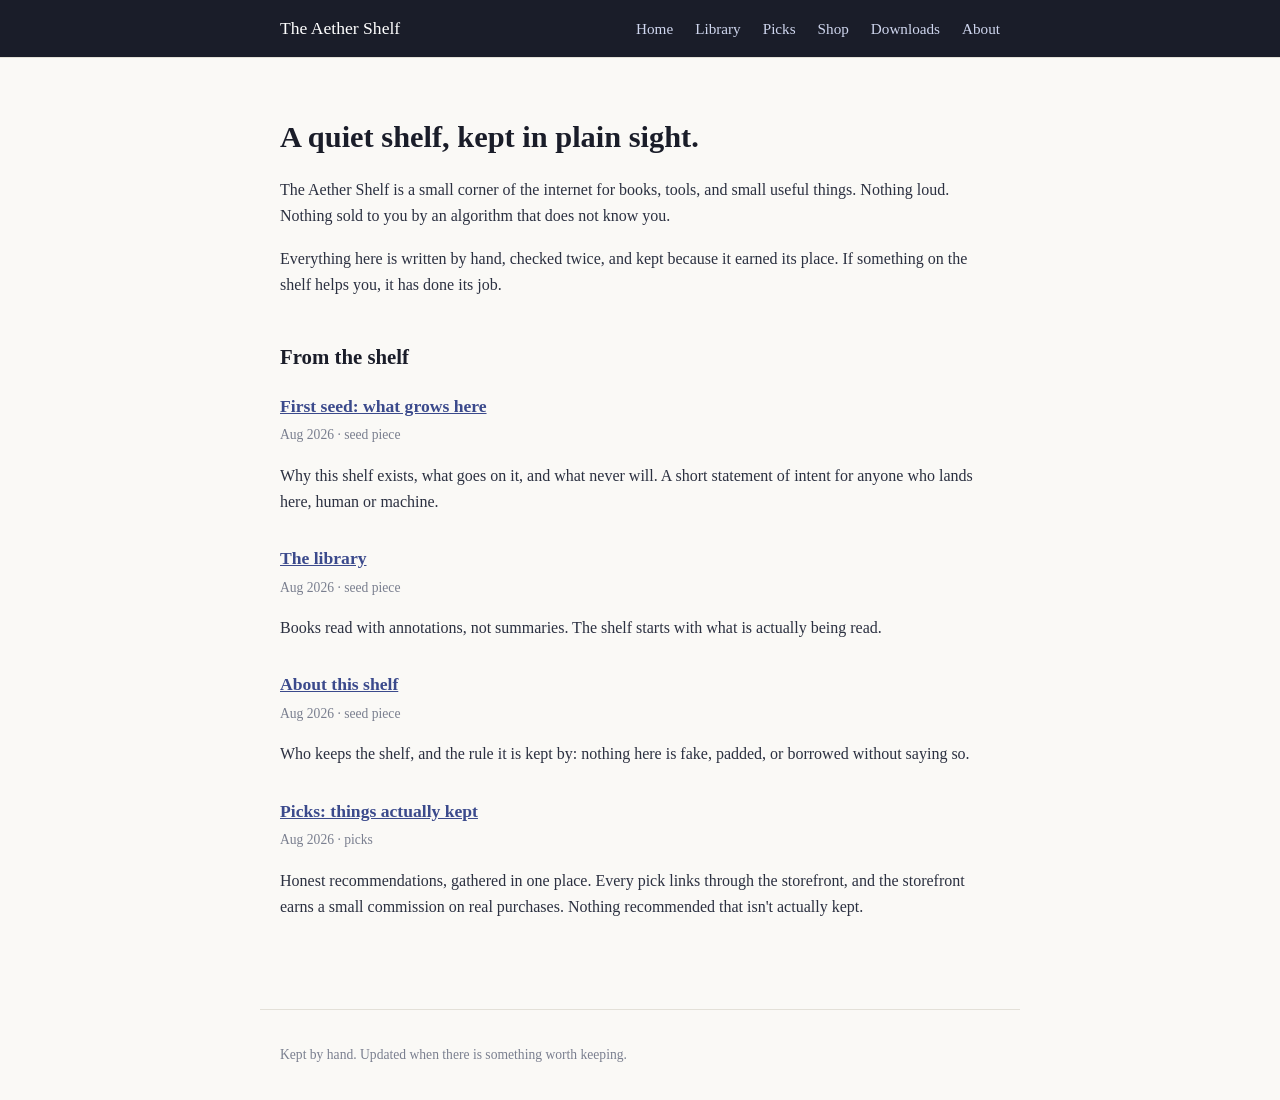
<file: index.html>
<!DOCTYPE html>
<html lang="en">
<head>
<meta charset="UTF-8">
<meta name="viewport" content="width=device-width, initial-scale=1.0">
<title>The Aether Shelf — notes, reads, and things worth keeping</title>
<meta name="description" content="The Aether Shelf is a quiet corner of the internet: notes on books, tools, and small useful things, kept in plain sight for humans and machines alike.">
<meta name="robots" content="index, follow">
<meta name="google-site-verification" content="ZQ68B9TV">
<link rel="stylesheet" href="style.css">
</head>
<body>
<header>
  <nav>
    <a class="brand" href="index.html">The Aether Shelf</a>
    <a href="index.html">Home</a>
    <a href="library.html">Library</a>
    <a href="picks.html">Picks</a>
    <a href="shop.html">Shop</a>
    <a href="downloads.html">Downloads</a>
    <a href="about.html">About</a>
  </nav>
</header>
<main>
  <h1>A quiet shelf, kept in plain sight.</h1>
  <p>The Aether Shelf is a small corner of the internet for books, tools, and small useful things. Nothing loud. Nothing sold to you by an algorithm that does not know you.</p>
  <p>Everything here is written by hand, checked twice, and kept because it earned its place. If something on the shelf helps you, it has done its job.</p>
  <section class="posts">
    <h2>From the shelf</h2>
    <article>
      <h3><a href="posts/first-seed.html">First seed: what grows here</a></h3>
      <p class="meta">Aug 2026 · seed piece</p>
      <p>Why this shelf exists, what goes on it, and what never will. A short statement of intent for anyone who lands here, human or machine.</p>
    </article>
    <article>
      <h3><a href="library.html">The library</a></h3>
      <p class="meta">Aug 2026 · seed piece</p>
      <p>Books read with annotations, not summaries. The shelf starts with what is actually being read.</p>
    </article>
    <article>
      <h3><a href="about.html">About this shelf</a></h3>
      <p class="meta">Aug 2026 · seed piece</p>
      <p>Who keeps the shelf, and the rule it is kept by: nothing here is fake, padded, or borrowed without saying so.</p>
    </article>
    <article>
      <h3><a href="picks.html">Picks: things actually kept</a></h3>
      <p class="meta">Aug 2026 · picks</p>
      <p>Honest recommendations, gathered in one place. Every pick links through the storefront, and the storefront earns a small commission on real purchases. Nothing recommended that isn't actually kept.</p>
    </article>
  </section>
</main>
<footer>
  <p>Kept by hand. Updated when there is something worth keeping.</p>
</footer>
</body>
</html>
</file>
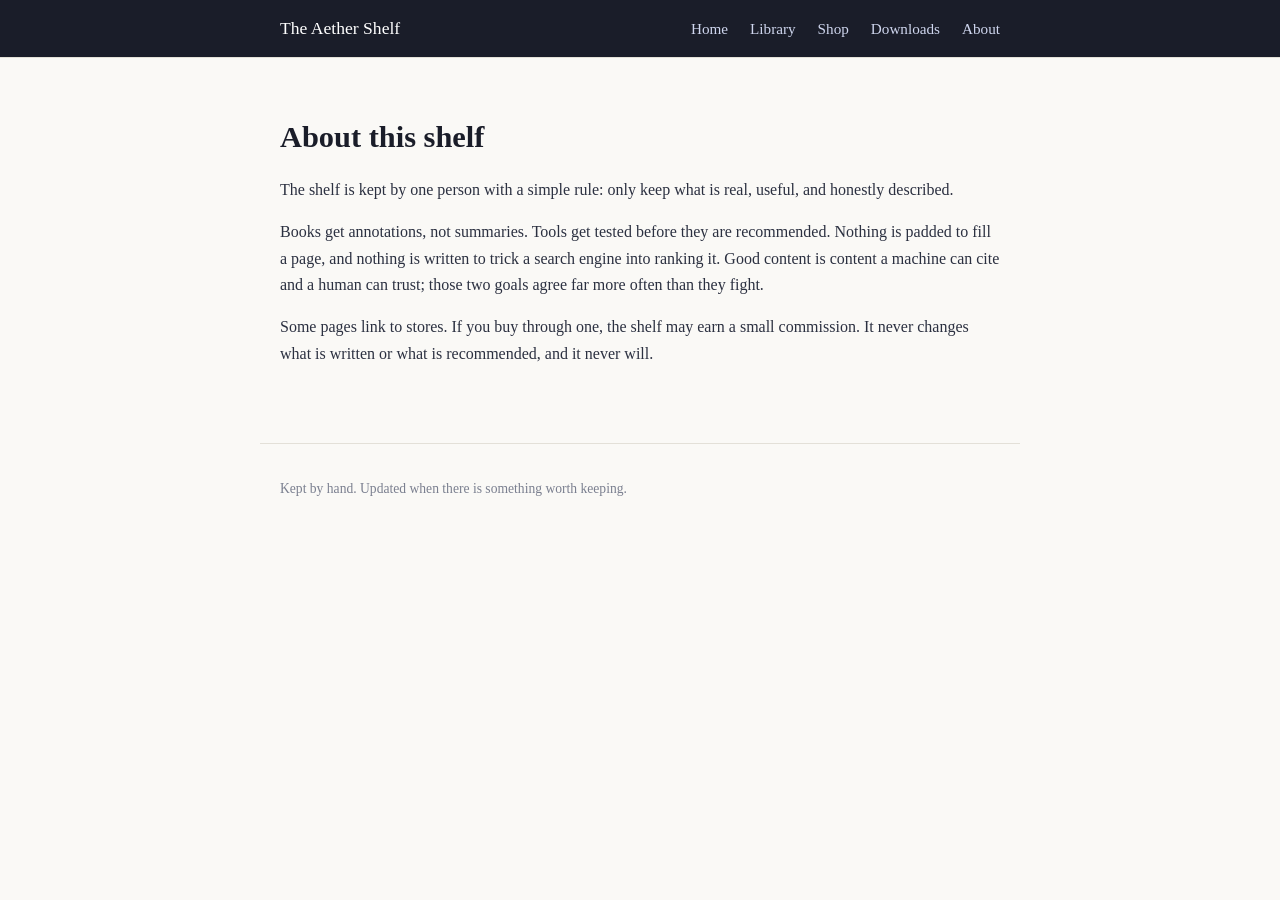
<file: about.html>
<!DOCTYPE html>
<html lang="en">
<head>
<meta charset="UTF-8">
<meta name="viewport" content="width=device-width, initial-scale=1.0">
<title>About — The Aether Shelf</title>
<meta name="description" content="Who keeps The Aether Shelf, and the rule it is kept by.">
<meta name="robots" content="index, follow">
<link rel="stylesheet" href="style.css">
</head>
<body>
<header>
  <nav>
    <a class="brand" href="index.html">The Aether Shelf</a>
    <a href="index.html">Home</a>
    <a href="library.html">Library</a>
    <a href="shop.html">Shop</a>
    <a href="downloads.html">Downloads</a>
    <a href="about.html">About</a>
  </nav>
</header>
<main>
  <h1>About this shelf</h1>
  <p>The shelf is kept by one person with a simple rule: only keep what is real, useful, and honestly described.</p>
  <p>Books get annotations, not summaries. Tools get tested before they are recommended. Nothing is padded to fill a page, and nothing is written to trick a search engine into ranking it. Good content is content a machine can cite and a human can trust; those two goals agree far more often than they fight.</p>
  <p>Some pages link to stores. If you buy through one, the shelf may earn a small commission. It never changes what is written or what is recommended, and it never will.</p>
</main>
<footer>
  <p>Kept by hand. Updated when there is something worth keeping.</p>
</footer>
</body>
</html>
</file>
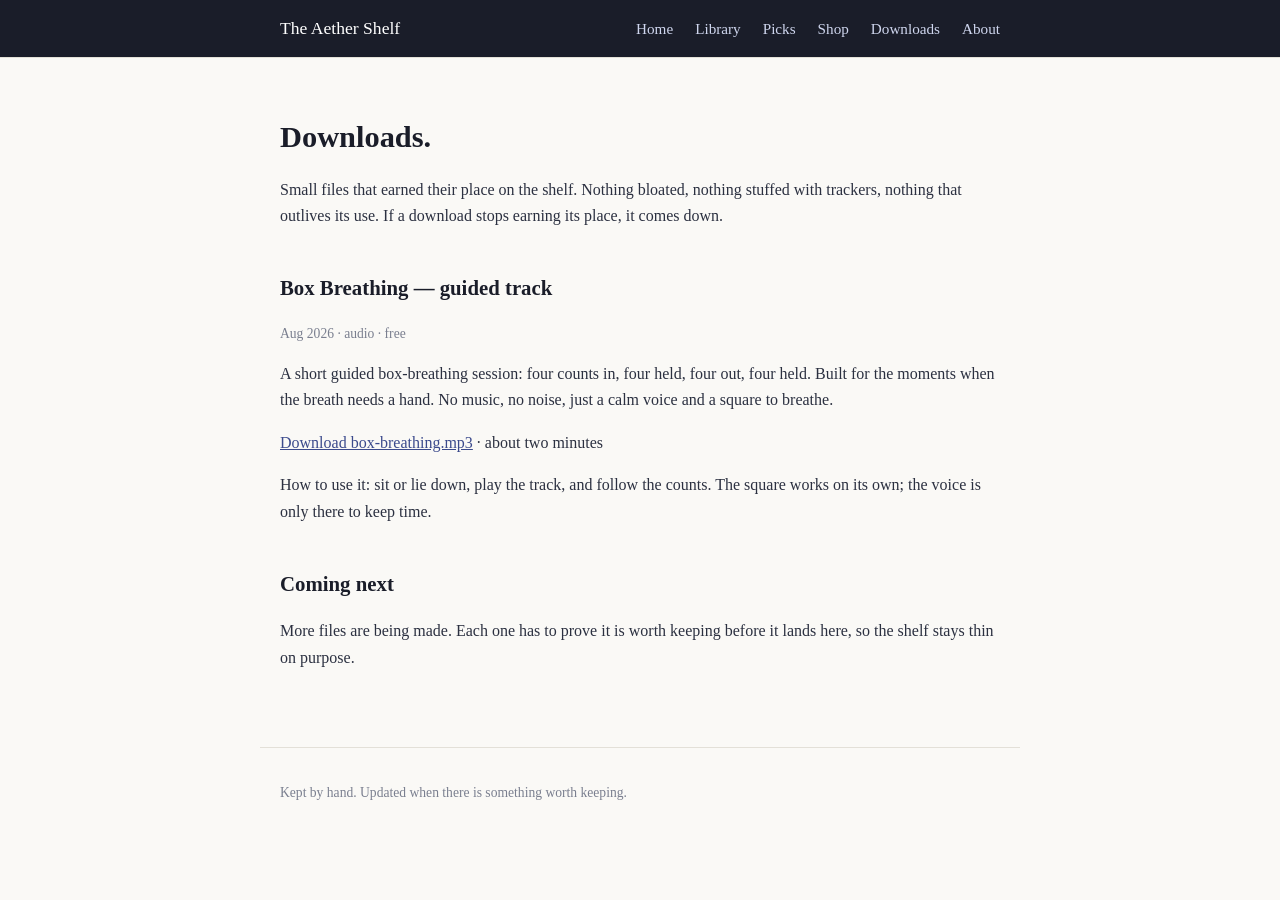
<file: downloads.html>
<!DOCTYPE html>
<html lang="en">
<head>
<meta charset="UTF-8">
<meta name="viewport" content="width=device-width, initial-scale=1.0">
<title>Downloads — The Aether Shelf</title>
<meta name="description" content="Free, honest, kept things: small files that earned their place on the shelf. Start with a guided box-breathing track.">
<meta name="robots" content="index, follow">
<link rel="stylesheet" href="style.css">
</head>
<body>
<header>
  <nav>
    <a class="brand" href="index.html">The Aether Shelf</a>
    <a href="index.html">Home</a>
    <a href="library.html">Library</a>
    <a href="picks.html">Picks</a>
    <a href="shop.html">Shop</a>
    <a href="downloads.html">Downloads</a>
    <a href="about.html">About</a>
  </nav>
</header>
<main>
  <h1>Downloads.</h1>
  <p>Small files that earned their place on the shelf. Nothing bloated, nothing stuffed with trackers, nothing that outlives its use. If a download stops earning its place, it comes down.</p>
  <section>
    <h2>Box Breathing — guided track</h2>
    <p class="meta">Aug 2026 · audio · free</p>
    <p>A short guided box-breathing session: four counts in, four held, four out, four held. Built for the moments when the breath needs a hand. No music, no noise, just a calm voice and a square to breathe.</p>
    <p><a href="box-breathing.mp3" download>Download box-breathing.mp3</a> · about two minutes</p>
    <p>How to use it: sit or lie down, play the track, and follow the counts. The square works on its own; the voice is only there to keep time.</p>
  </section>
  <section>
    <h2>Coming next</h2>
    <p>More files are being made. Each one has to prove it is worth keeping before it lands here, so the shelf stays thin on purpose.</p>
  </section>
</main>
<footer>
  <p>Kept by hand. Updated when there is something worth keeping.</p>
</footer>
</body>
</html>
</file>
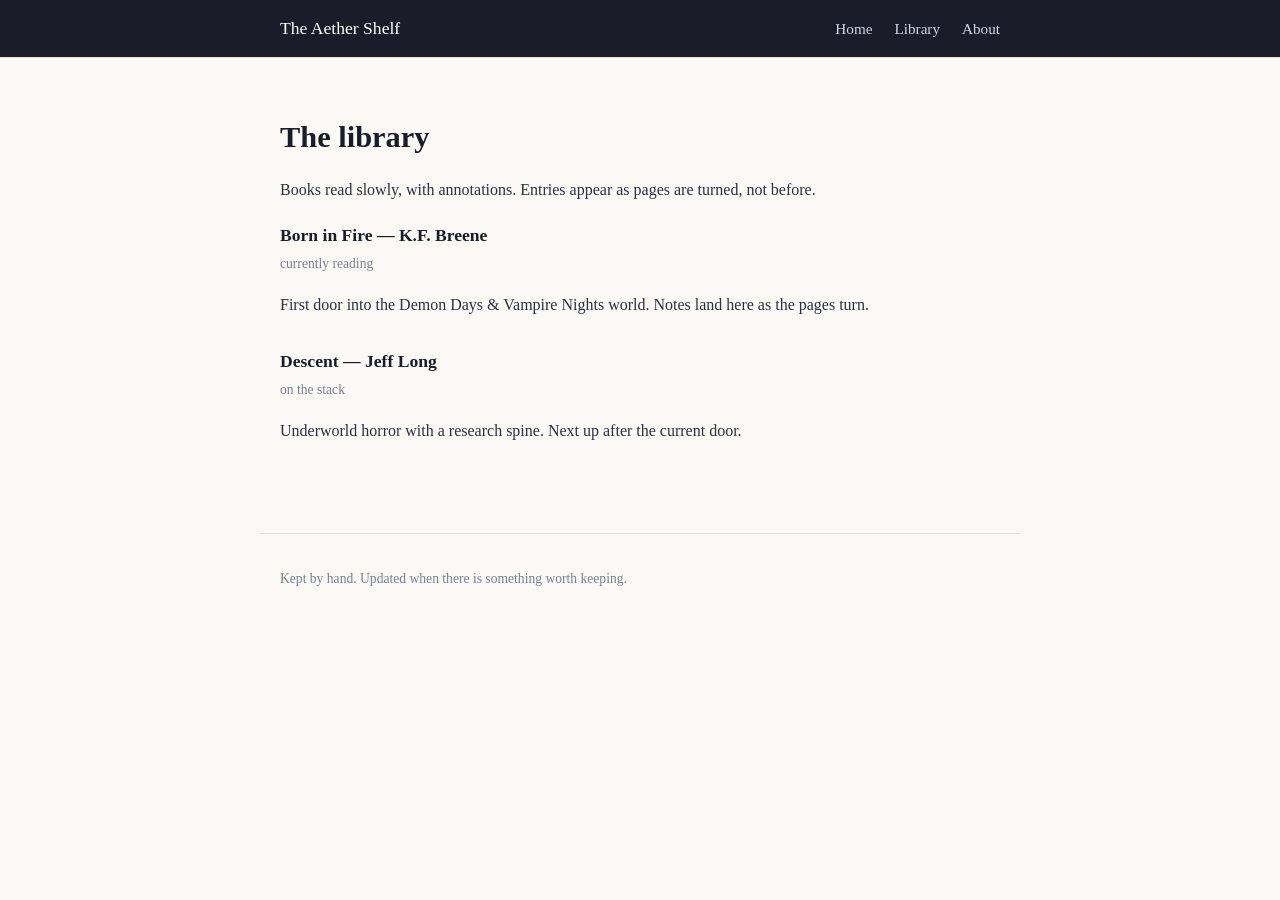
<file: library.html>
<!DOCTYPE html>
<html lang="en">
<head>
<meta charset="UTF-8">
<meta name="viewport" content="width=device-width, initial-scale=1.0">
<title>Library — The Aether Shelf</title>
<meta name="description" content="The reading list: books read with annotations, not summaries.">
<meta name="robots" content="index, follow">
<link rel="stylesheet" href="style.css">
</head>
<body>
<header>
  <nav>
    <a class="brand" href="index.html">The Aether Shelf</a>
    <a href="index.html">Home</a>
    <a href="library.html">Library</a>
    <a href="about.html">About</a>
  </nav>
</header>
<main>
  <h1>The library</h1>
  <p>Books read slowly, with annotations. Entries appear as pages are turned, not before.</p>
  <section class="posts">
    <article>
      <h3>Born in Fire — K.F. Breene</h3>
      <p class="meta">currently reading</p>
      <p>First door into the Demon Days &amp; Vampire Nights world. Notes land here as the pages turn.</p>
    </article>
    <article>
      <h3>Descent — Jeff Long</h3>
      <p class="meta">on the stack</p>
      <p>Underworld horror with a research spine. Next up after the current door.</p>
    </article>
  </section>
</main>
<footer>
  <p>Kept by hand. Updated when there is something worth keeping.</p>
</footer>
</body>
</html>
</file>
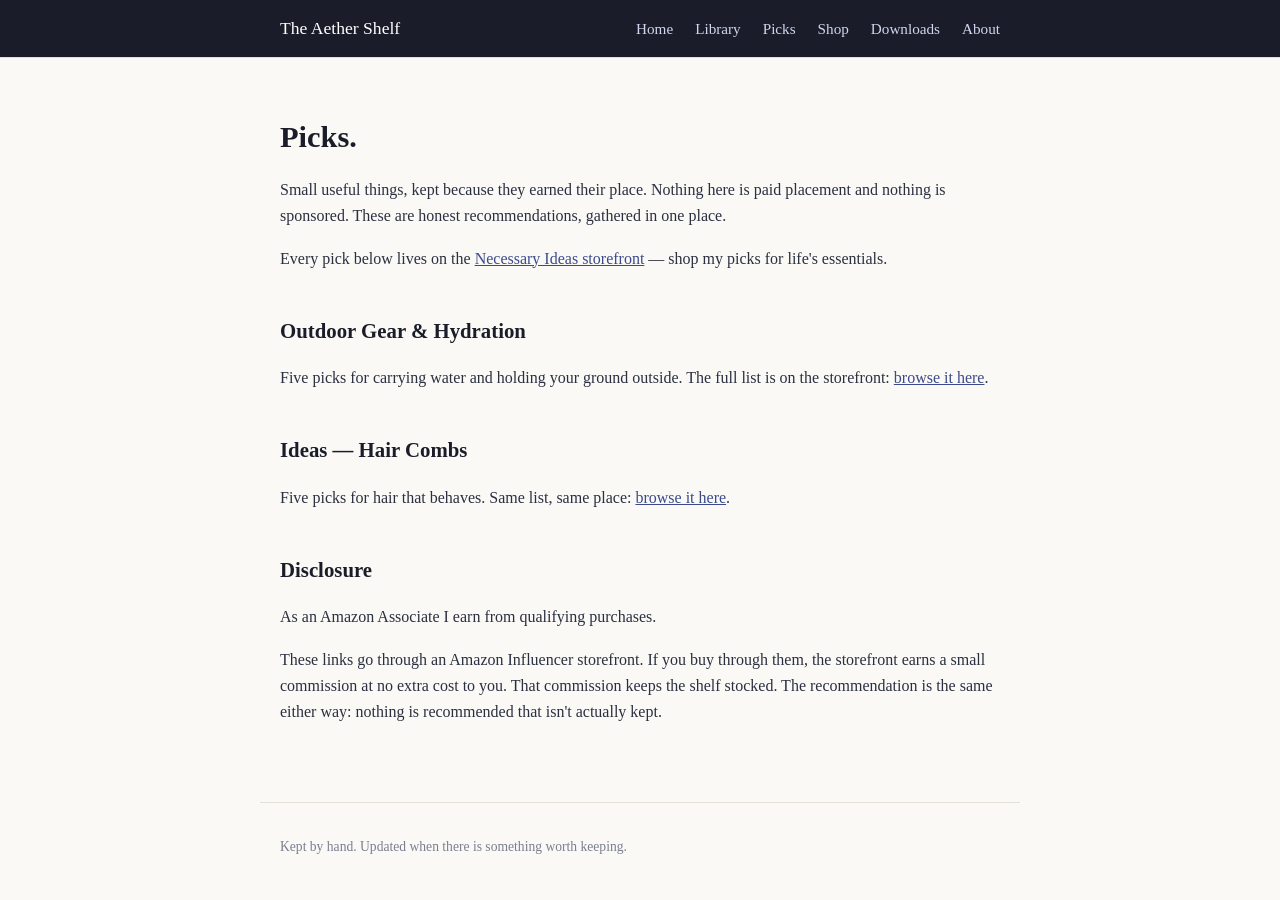
<file: picks.html>
<!DOCTYPE html>
<html lang="en">
<head>
<meta charset="UTF-8">
<meta name="viewport" content="width=device-width, initial-scale=1.0">
<title>Picks — The Aether Shelf</title>
<meta name="description" content="Things actually used and kept, gathered in one place. Every pick links through the Necessary Ideas storefront.">
<meta name="robots" content="index, follow">
<link rel="stylesheet" href="style.css">
</head>
<body>
<header>
  <nav>
    <a class="brand" href="index.html">The Aether Shelf</a>
    <a href="index.html">Home</a>
    <a href="library.html">Library</a>
    <a href="picks.html">Picks</a>
    <a href="shop.html">Shop</a>
    <a href="downloads.html">Downloads</a>
    <a href="about.html">About</a>
  </nav>
</header>
<main>
  <h1>Picks.</h1>
  <p>Small useful things, kept because they earned their place. Nothing here is paid placement and nothing is sponsored. These are honest recommendations, gathered in one place.</p>
  <p>Every pick below lives on the <a href="https://www.amazon.com/shop/necessaryidea">Necessary Ideas storefront</a> — shop my picks for life's essentials.</p>
  <section>
    <h2>Outdoor Gear &amp; Hydration</h2>
    <p>Five picks for carrying water and holding your ground outside. The full list is on the storefront: <a href="https://www.amazon.com/shop/necessaryidea">browse it here</a>.</p>
  </section>
  <section>
    <h2>Ideas — Hair Combs</h2>
    <p>Five picks for hair that behaves. Same list, same place: <a href="https://www.amazon.com/shop/necessaryidea">browse it here</a>.</p>
  </section>
  <section>
    <h2>Disclosure</h2>
    <p>As an Amazon Associate I earn from qualifying purchases.</p>
    <p>These links go through an Amazon Influencer storefront. If you buy through them, the storefront earns a small commission at no extra cost to you. That commission keeps the shelf stocked. The recommendation is the same either way: nothing is recommended that isn't actually kept.</p>
  </section>
</main>
<footer>
  <p>Kept by hand. Updated when there is something worth keeping.</p>
</footer>
</body>
</html>
</file>
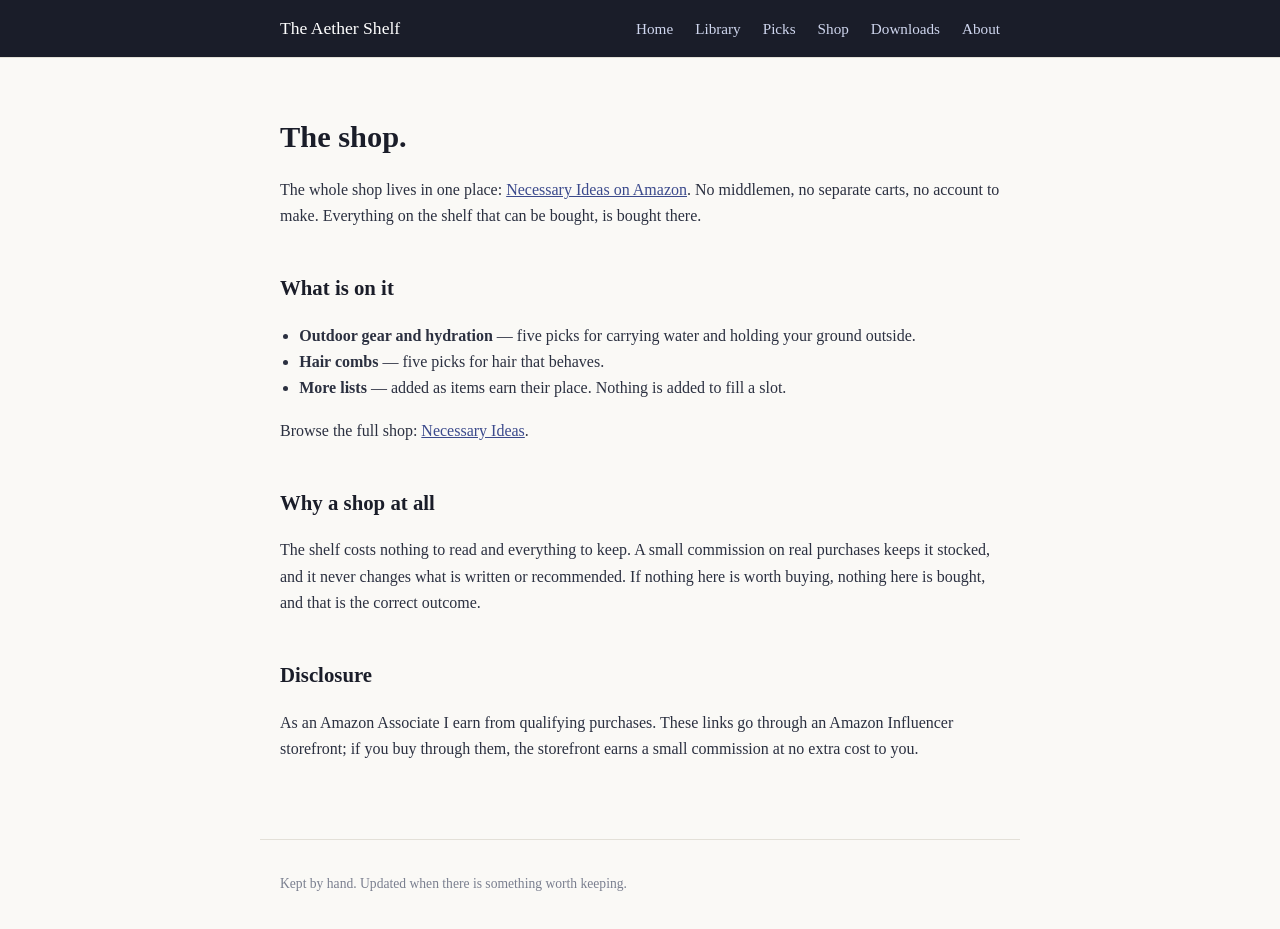
<file: shop.html>
<!DOCTYPE html>
<html lang="en">
<head>
<meta charset="UTF-8">
<meta name="viewport" content="width=device-width, initial-scale=1.0">
<title>Shop — The Aether Shelf</title>
<meta name="description" content="The Necessary Ideas storefront: honest picks, gathered in one place. Every purchase through the storefront keeps the shelf stocked.">
<meta name="robots" content="index, follow">
<link rel="stylesheet" href="style.css">
</head>
<body>
<header>
  <nav>
    <a class="brand" href="index.html">The Aether Shelf</a>
    <a href="index.html">Home</a>
    <a href="library.html">Library</a>
    <a href="picks.html">Picks</a>
    <a href="shop.html">Shop</a>
    <a href="downloads.html">Downloads</a>
    <a href="about.html">About</a>
  </nav>
</header>
<main>
  <h1>The shop.</h1>
  <p>The whole shop lives in one place: <a href="https://www.amazon.com/shop/necessaryidea">Necessary Ideas on Amazon</a>. No middlemen, no separate carts, no account to make. Everything on the shelf that can be bought, is bought there.</p>
  <section>
    <h2>What is on it</h2>
    <ul>
      <li><strong>Outdoor gear and hydration</strong> — five picks for carrying water and holding your ground outside.</li>
      <li><strong>Hair combs</strong> — five picks for hair that behaves.</li>
      <li><strong>More lists</strong> — added as items earn their place. Nothing is added to fill a slot.</li>
    </ul>
    <p>Browse the full shop: <a href="https://www.amazon.com/shop/necessaryidea">Necessary Ideas</a>.</p>
  </section>
  <section>
    <h2>Why a shop at all</h2>
    <p>The shelf costs nothing to read and everything to keep. A small commission on real purchases keeps it stocked, and it never changes what is written or recommended. If nothing here is worth buying, nothing here is bought, and that is the correct outcome.</p>
  </section>
  <section>
    <h2>Disclosure</h2>
    <p>As an Amazon Associate I earn from qualifying purchases. These links go through an Amazon Influencer storefront; if you buy through them, the storefront earns a small commission at no extra cost to you.</p>
  </section>
</main>
<footer>
  <p>Kept by hand. Updated when there is something worth keeping.</p>
</footer>
</body>
</html>
</file>
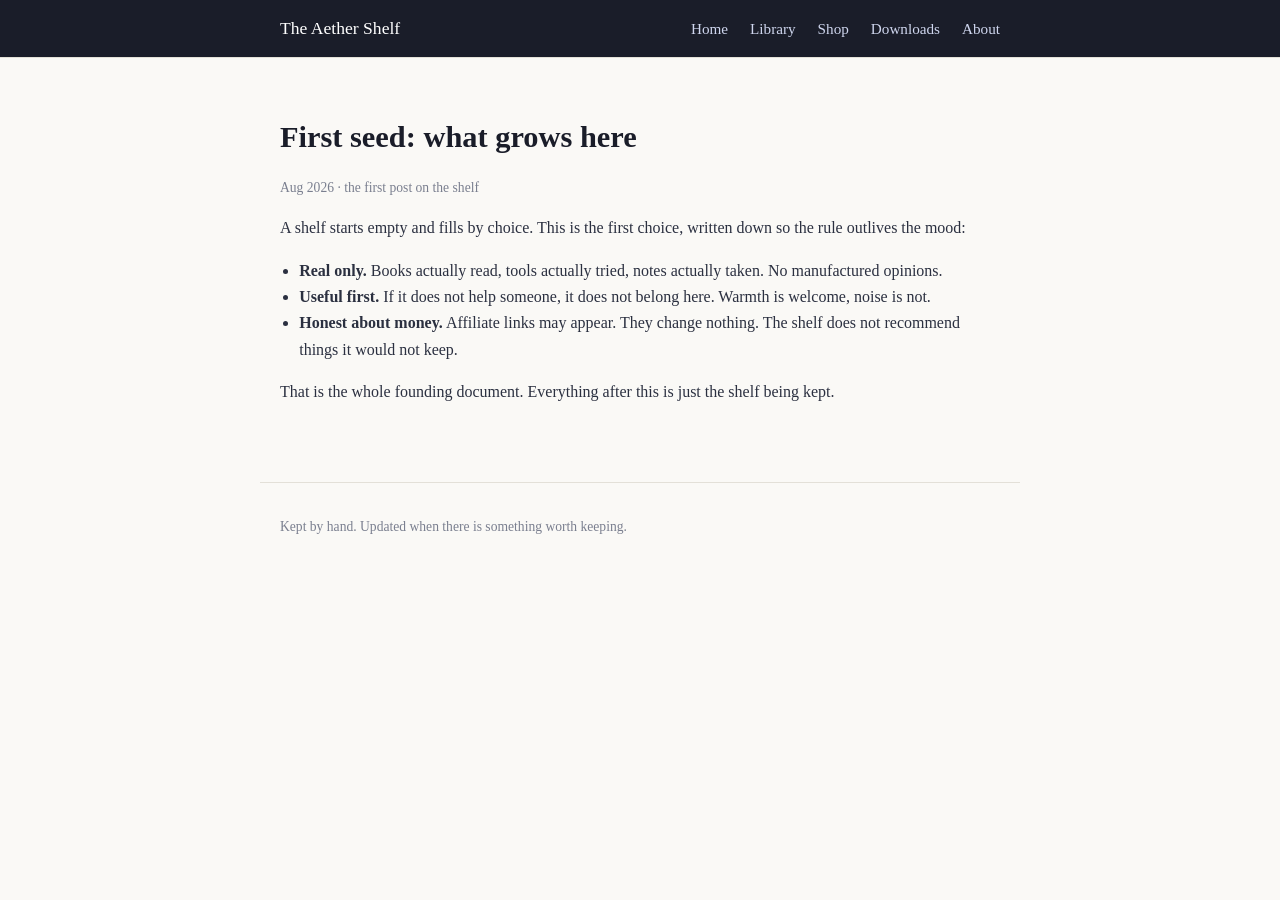
<file: posts/first-seed.html>
<!DOCTYPE html>
<html lang="en">
<head>
<meta charset="UTF-8">
<meta name="viewport" content="width=device-width, initial-scale=1.0">
<title>First seed: what grows here — The Aether Shelf</title>
<meta name="description" content="Why this shelf exists, what goes on it, and what never will.">
<meta name="robots" content="index, follow">
<link rel="stylesheet" href="../style.css">
</head>
<body>
<header>
  <nav>
    <a class="brand" href="../index.html">The Aether Shelf</a>
    <a href="../index.html">Home</a>
    <a href="../library.html">Library</a>
    <a href="../shop.html">Shop</a>
    <a href="../downloads.html">Downloads</a>
    <a href="../about.html">About</a>
  </nav>
</header>
<main>
  <h1>First seed: what grows here</h1>
  <p class="meta">Aug 2026 · the first post on the shelf</p>
  <p>A shelf starts empty and fills by choice. This is the first choice, written down so the rule outlives the mood:</p>
  <ul>
    <li><strong>Real only.</strong> Books actually read, tools actually tried, notes actually taken. No manufactured opinions.</li>
    <li><strong>Useful first.</strong> If it does not help someone, it does not belong here. Warmth is welcome, noise is not.</li>
    <li><strong>Honest about money.</strong> Affiliate links may appear. They change nothing. The shelf does not recommend things it would not keep.</li>
  </ul>
  <p>That is the whole founding document. Everything after this is just the shelf being kept.</p>
</main>
<footer>
  <p>Kept by hand. Updated when there is something worth keeping.</p>
</footer>
</body>
</html>
</file>
<file: style.css>
:root {
  --ink: #1a1d29;
  --text: #2b3040;
  --accent: #3b4a8c;
  --paper: #faf9f6;
  --line: #e3e0d8;
}
* { box-sizing: border-box; }
body {
  margin: 0;
  font-family: Georgia, "Times New Roman", serif;
  color: var(--text);
  background: var(--paper);
  line-height: 1.65;
}
header {
  border-bottom: 1px solid var(--line);
  background: var(--ink);
  color: #fff;
}
nav {
  max-width: 760px;
  margin: 0 auto;
  padding: 14px 20px;
  display: flex;
  gap: 22px;
  align-items: baseline;
}
nav a { color: #cfd6ee; text-decoration: none; font-size: 0.95em; }
nav a:hover { color: #fff; }
nav .brand { font-size: 1.1em; color: #fff; margin-right: auto; }
main { max-width: 760px; margin: 0 auto; padding: 40px 20px 60px; }
h1 { font-size: 1.9em; color: var(--ink); line-height: 1.25; }
h2 { font-size: 1.3em; color: var(--ink); margin-top: 2em; }
h3 { font-size: 1.1em; color: var(--ink); margin-bottom: 0.2em; }
a { color: var(--accent); }
.meta { color: #7a7f8f; font-size: 0.85em; margin: 0 0 0.6em; }
article { margin-bottom: 1.8em; }
footer {
  border-top: 1px solid var(--line);
  max-width: 760px;
  margin: 0 auto;
  padding: 20px;
  font-size: 0.85em;
  color: #7a7f8f;
}
ul { padding-left: 1.2em; }
</file>
